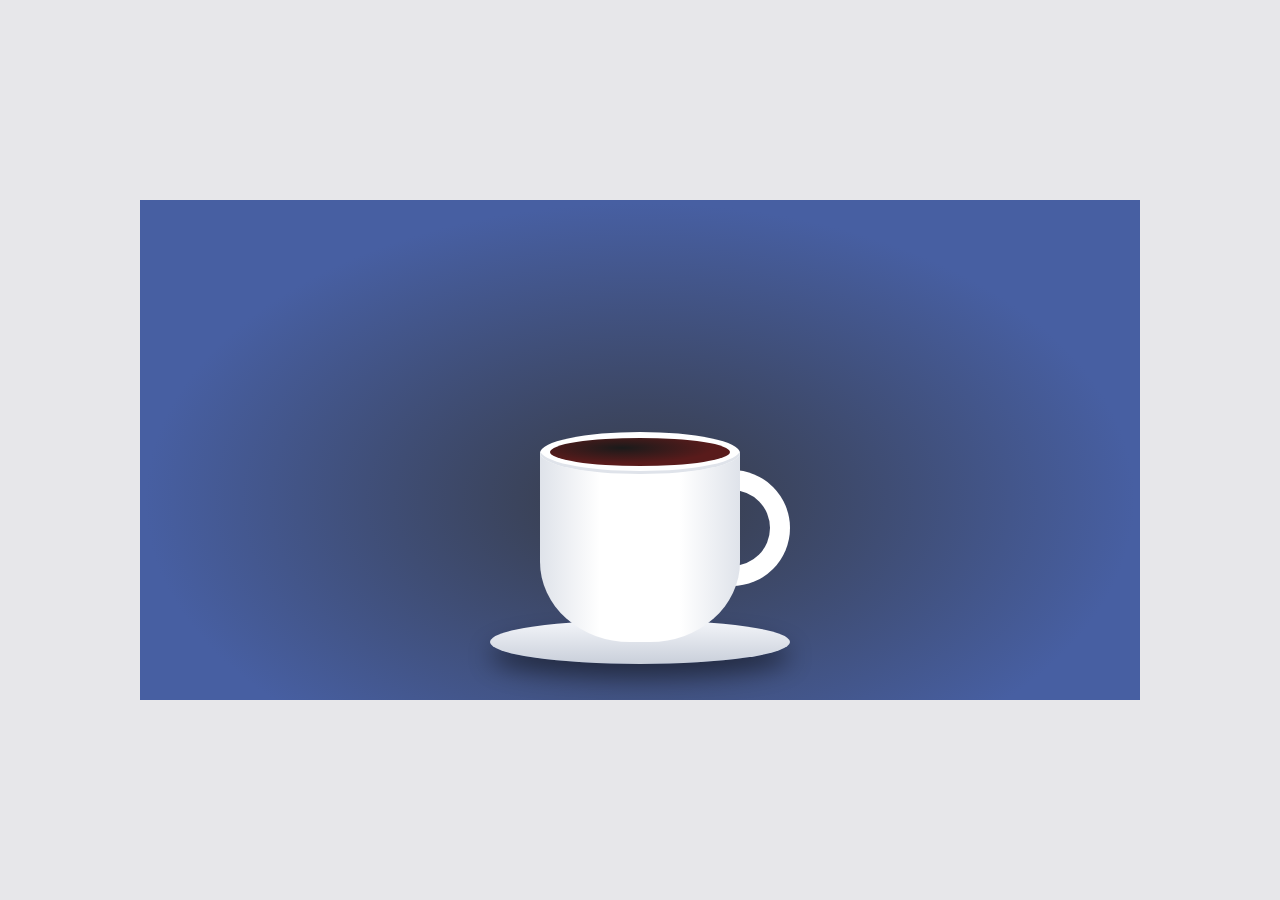
<file: cap/index.html>
<!DOCTYPE html>
<html lang="ru">
<head>
<meta charset="utf-8">
<meta name="viewport" content="width=device-width, initial-scale=1, viewport-fit=cover">
<title>Кружка с кофе</title>
<style>
  :root {
    --bg: #475fa2;
    --floor: #e7e7ea;
    --mug: #ffffff;
    --mug-shade: #dfe3ea;
    --coffee: #591b1b;
    --steam: 255, 255, 255;
    box-sizing: border-box;
    padding-top: env(safe-area-inset-top, 0px);
    padding-bottom: env(safe-area-inset-bottom, 0px);
  }
  html { scroll-padding-top: env(safe-area-inset-top, 0px); }
  body {
    margin: 0;
    background: var(--floor);
    display: flex;
    justify-content: center;
    align-items: center;
    min-height: 100vh;
    overflow-x: auto;
  }

  /* Сцена 1000 x 500 */
  .scene {
    position: relative;
    flex: none;
    width: 1000px;
    height: 500px;
    background: radial-gradient(ellipse at 50% 60%, #373b46 0%, var(--bg) 70%);
    overflow: hidden;
  }

  /* Блюдце */
  .saucer {
    position: absolute;
    left: 350px; top: 420px;
    width: 300px; height: 44px;
    border-radius: 50%;
    background: linear-gradient(#f4f6fa, #c9cfda);
    box-shadow: 0 14px 24px rgba(0,0,0,.45);
  }

  /* Ручка */
  .handle {
    position: absolute;
    left: 578px; top: 270px;
    width: 52px; height: 76px;
    border: 20px solid var(--mug);
    border-left: none;
    border-radius: 0 70px 70px 0;
    box-sizing: content-box;
  }

  /* Корпус */
  .mug {
    position: absolute;
    left: 400px; top: 252px;
    width: 200px; height: 190px;
    background: linear-gradient(90deg, var(--mug-shade) 0%, var(--mug) 30%, var(--mug) 70%, var(--mug-shade) 100%);
    border-radius: 0 0 90px 90px / 0 0 80px 80px;
  }

  /* Ободок и кофе */
  .rim {
    position: absolute;
    left: 400px; top: 232px;
    width: 200px; height: 42px;
    border-radius: 50%;
    background: var(--mug);
    box-shadow: inset 0 -3px 0 var(--mug-shade);
  }
  .coffee {
    position: absolute;
    left: 10px; top: 6px;
    width: 180px; height: 28px;
    border-radius: 50%;
    background: radial-gradient(ellipse at 40% 35%, #1a1a1a 0%, var(--coffee) 60%);
    animation: ripple 3.2s ease-in-out infinite;
  }
  @keyframes ripple {
    0%, 100% { transform: scale(1, 1); }
    50%      { transform: scale(.985, 1.06); }
  }

  /* Пар */
  .steam {
    position: absolute;
    left: 0; top: 0;
    width: 1000px; height: 250px;
    pointer-events: none;
  }
  .wisp {
    position: absolute;
    top: 190px;
    width: 26px; height: 110px;
    border-radius: 50%;
    background: radial-gradient(ellipse at center, rgba(var(--steam), .85) 0%, rgba(var(--steam), 0) 70%);
    filter: blur(9px);
    opacity: 0;
    animation: rise 4.5s ease-in infinite;
  }
  .wisp:nth-child(1) { left: 418px; animation-delay: 0s;   --dx: -30px; }
  .wisp:nth-child(2) { left: 440px; animation-delay: 1.1s; --dx: 26px;  }
  .wisp:nth-child(3) { left: 512px; animation-delay: 2.2s; --dx: -22px; }
  .wisp:nth-child(4) { left: 540px; animation-delay: 3.3s; --dx: 34px;  }
  .wisp:nth-child(5) { left: 496px; animation-delay: 1.8s; --dx: -38px; }

  @keyframes rise {
    0%   { transform: translate(0, 30px) scale(.6, .6);  opacity: 0; }
    20%  { opacity: .8; }
    55%  { transform: translate(calc(var(--dx) * .4), -80px) scale(1.2, 1.4); opacity: .55; }
    100% { transform: translate(var(--dx), -190px) scale(2, 2); opacity: 0; }
  }

  @media (prefers-reduced-motion: reduce) {
    .wisp, .coffee { animation-duration: 12s; }
  }
</style>
</head>
<body>
  <div class="scene" role="img" aria-label="Белая кружка с чёрным кофе, из которой идёт белый пар">
    <div class="saucer"></div>
    <div class="handle"></div>
    <div class="mug"></div>
    <div class="rim"><div class="coffee"></div></div>
    <div class="steam">
      <span class="wisp"></span>
      <span class="wisp"></span>
      <span class="wisp"></span>
      <span class="wisp"></span>
      <span class="wisp"></span>
    </div>
  </div>
</body>
</html>
</file>
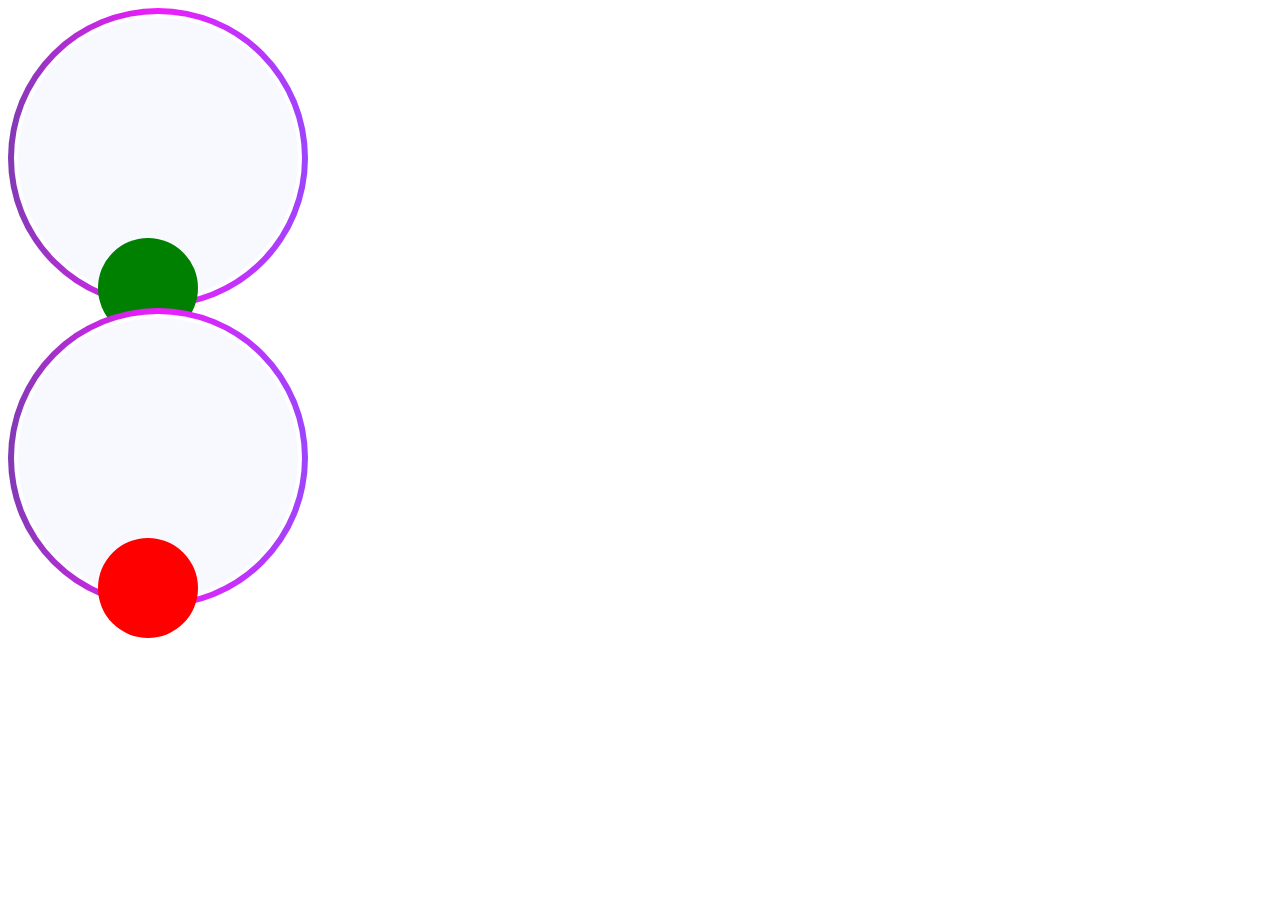
<file: dsjds/index.html>
<!DOCTYPE html>
<html lang="en">
<head>
    <meta charset="UTF-8">
    <meta name="viewport" content="width=device-width, initial-scale=1.0">
    <title>Document</title>
    <link rel="stylesheet" href="style.css">
</head>
<body>
    <div class="card">
        <div class="cardd">
            <div class="carddd"></div>
        </div>
    </div>
        <div class="card">
        <div class="cardd">
            <div class="cardrd"></div>
        </div>
    </div>
</body>
</html>
</file>
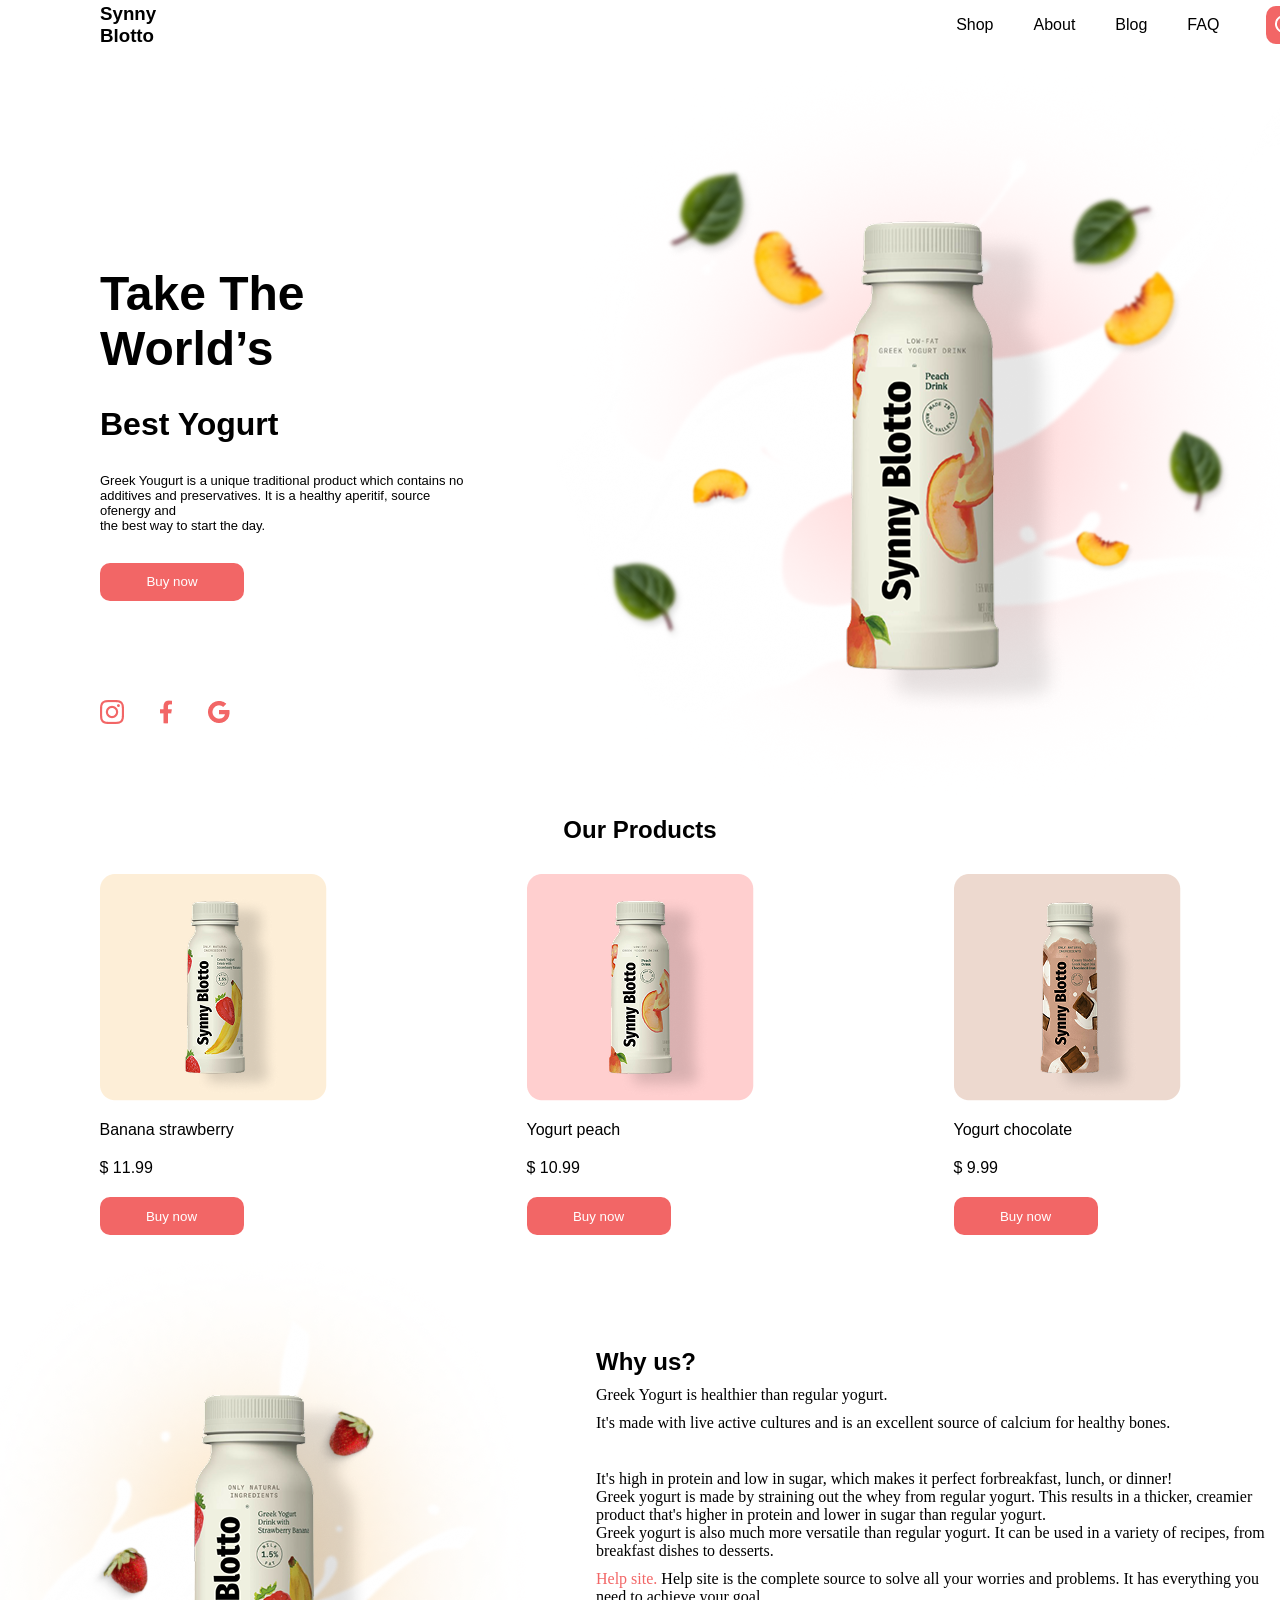
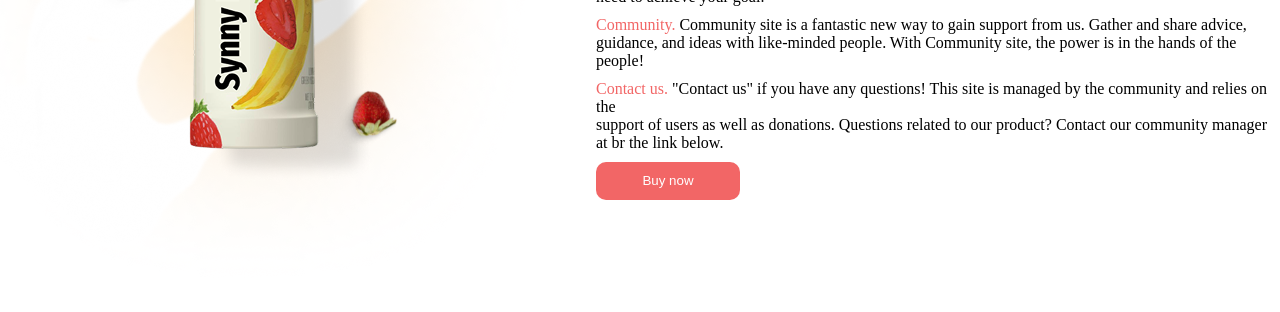
<file: exam/index.html>
<!doctype html>
<html lang="en">
  <head>
    <meta charset="UTF-8" />
    <meta name="viewport" content="width=device-width, initial-scale=1.0" />
    <title>Document</title>
    <link rel="stylesheet" href="style.css" />
  </head>
  <body>
    <nav class="nav">
      <h3 class="h3">Synny Blotto</h3>
      <div class="choos">
        <ul>
          <li>Shop</li>
          <li>About</li>
          <li>Blog</li>
          <li>FAQ</li>
        </ul>
        <div class="search">
          <img src="search.png" alt="" />
        </div>
      </div>
    </nav>
    <div class="left-right">
      <div class="left">
        <h1 class="h1">Take The World’s</h1>
        <h2 class="h2">Best Yogurt</h2>
        <p class="p">
          Greek Yougurt is a unique traditional product which contains no
          <br />
          additives and preservatives. It is a healthy aperitif, source ofenergy
          and
          <br />
          the best way to start the day.
        </p>
        <button class="btn">Buy now</button>
        <img src="socialmedia.png" alt="" class="imgs" />
      </div>
      <div class="right"><img src="Yogurt HEAD.png" alt="" /></div>
    </div>
    <!-- I cant create name of the class pls dont do minuse :( 🙁 -->
    <div class="buy">
      <h2 class="Product">Our Products</h2>
      <div class="cards">
        <div class="card">
          <img src="banana str prod.png" alt="" />
          <p>Banana strawberry</p>
          <p>$ 11.99</p>
          <button class="btn">Buy now</button>
        </div>
        <div class="card">
          <img src="yogurt prod.png" alt="" />
          <p>Yogurt peach</p>
          <p>$ 10.99</p>
          <button class="btn">Buy now</button>
        </div>
        <div class="card">
          <img src="chocolate prod.png" alt="" />
          <p>Yogurt chocolate</p>
          <p>$ 9.99</p>
          <button class="btn">Buy now</button>
        </div>
      </div>
    </div>
    <div class="left-right2">
      <div class="left2">
        <img src="Cherry yogurt.png" alt="" />
      </div>
      <div class="right2">
        <h2 class="Product">Why us?</h2>
        <p>Greek Yogurt is healthier than regular yogurt.</p>
        <p>
          It's made with live active cultures and is an excellent source of
          calcium for healthy bones.
        </p>
        <br />
        <p>
          It's high in protein and low in sugar, which makes it perfect
          forbreakfast, lunch, or dinner!
          <br />
          Greek yogurt is made by straining out the whey from regular yogurt.
          This results in a thicker, creamier
          <br />
          product that's higher in protein and lower in sugar than regular
          yogurt.
          <br />
          Greek yogurt is also much more versatile than regular yogurt. It can
          be used in a variety of recipes, from
          <br />
          breakfast dishes to desserts.
        </p>

        <p>
          <span>Help site.</span> Help site is the complete source to solve all
          your worries and problems. It has everything you need to achieve your
          goal.
        </p>

        <p>
          <span>Community.</span> Community site is a fantastic new way to gain support from us. Gather and share advice,
          <br>
           guidance, and ideas with like-minded people. With Community site, the power is in the hands of the people!
        </p>

        <p><span>Contact us.</span> "Contact us" if you have any questions! This site is managed by the community and relies on the
            <br>
             support of users as well as donations. Questions related to our product? Contact our community manager at 
             br
             the link below.</p>

            <button class="btn"> 
                Buy now
            </button>

      </div>
    </div>
  </body>
</html>
</file>
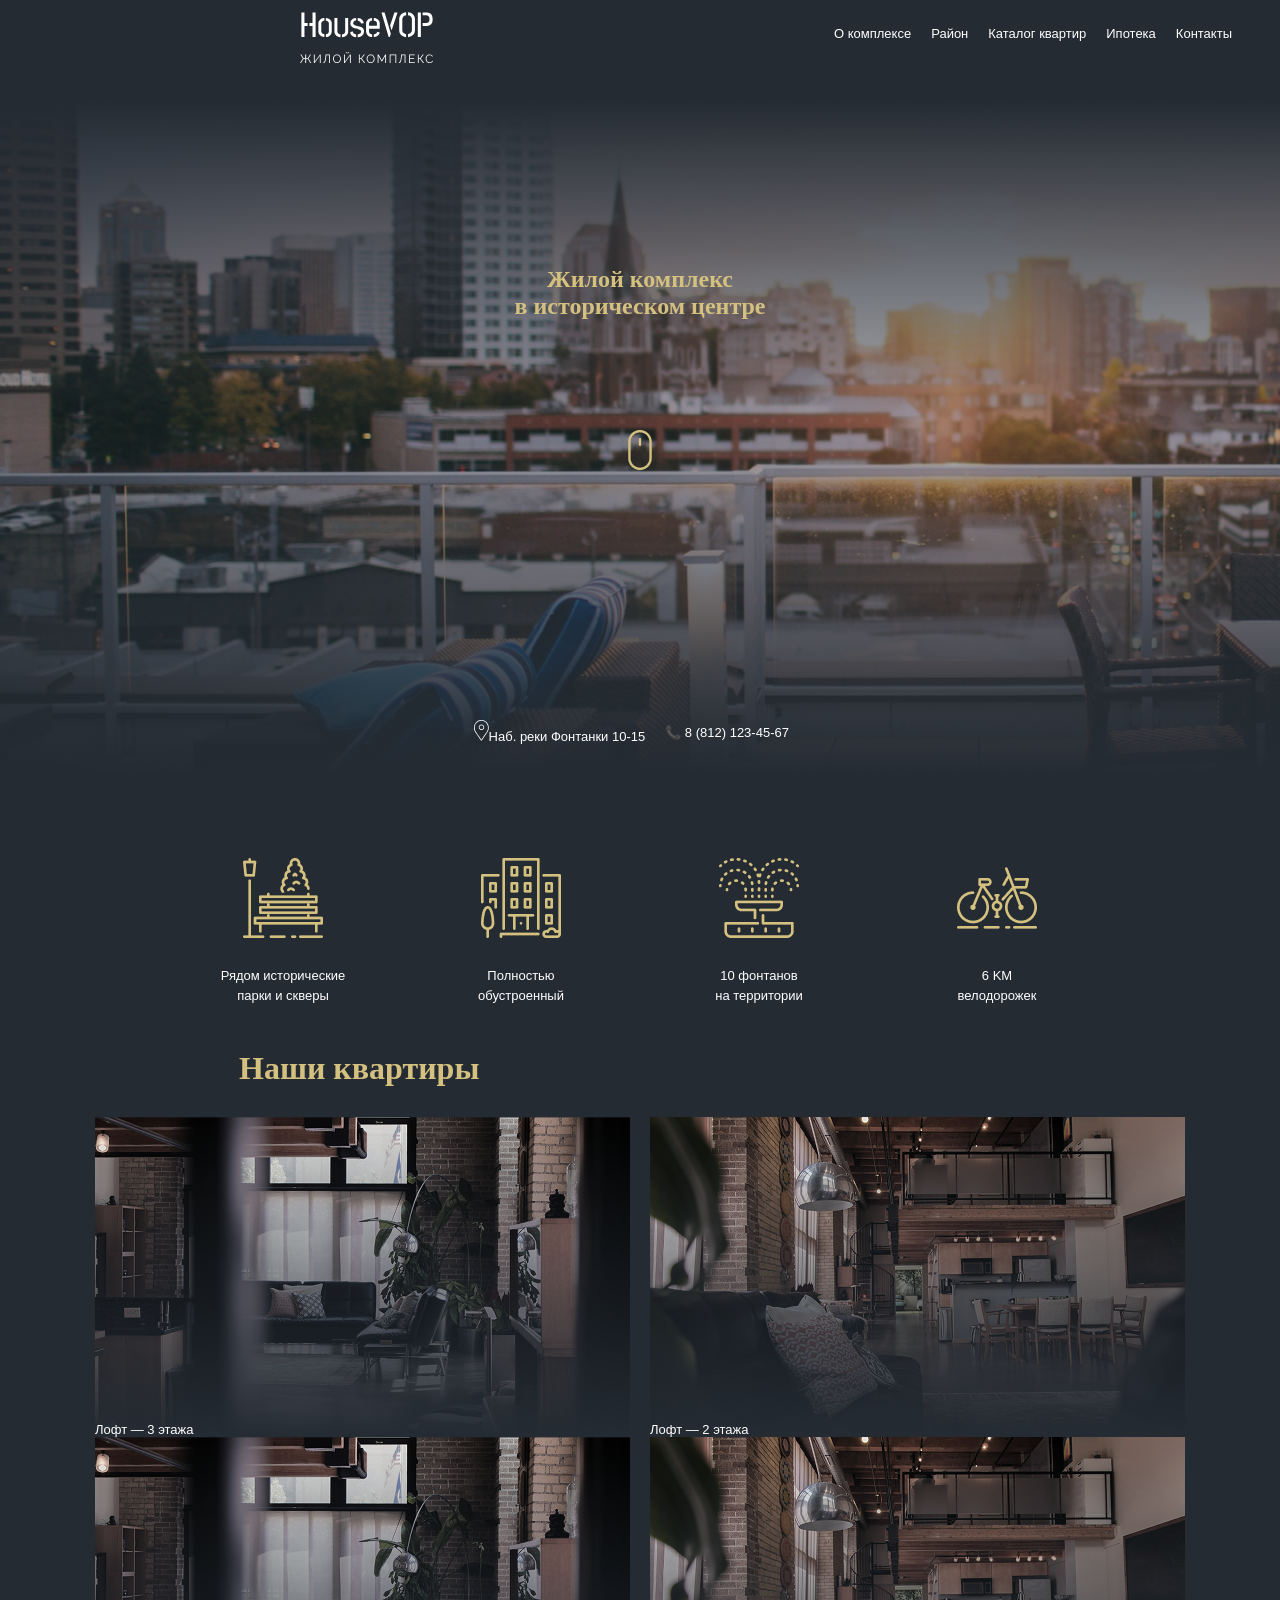
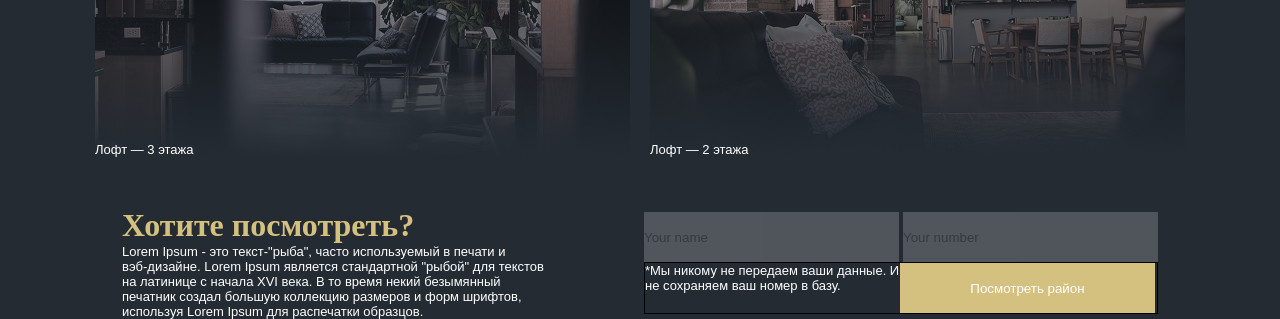
<file: house.vop/index.html>
<!doctype html>
<html lang="en">
  <head>
    <meta charset="UTF-8" />
    <meta name="viewport" content="width=device-width, initial-scale=1.0" />
    <title>House vop</title>
    <link rel="stylesheet" href="style.css" />
  </head>
  <body>
    <section class="section1">
      <nav>
        <img src="first-screen__logo.svg" alt="" class="logo" />
        <ul>
          <li>О комплексе</li>
          <li>Район</li>
          <li>Каталог квартир</li>
          <li>Ипотека</li>
          <li>Контакты</li>
        </ul>
      </nav>
      <div class="center">
        <div class="fd">
          <h1 class="комплекс">Жилой комплекс</h1>
          <h1 class="комплекс">в историческом центре</h1>
        </div>
        <img src="mouse.png" alt="" />
      </div>
      <div class="bottom">
        <p><img src="location.png" alt="" />Наб. реки Фонтанки 10-15</p>
        <p>📞 8 (812) 123-45-67</p>
      </div>
    </section>
    <section class="section2">
      <div class="place">
        <img src="Group.png" alt="" />
        <div class="gh">
          <p>Рядом исторические</p>
          <p>парки и скверы</p>
        </div>
      </div>
      <div class="place">
        <img src="house.png" alt="" />
        <div class="gh">
          <p>Полностью</p>
          <p>обустроенный</p>
        </div>
      </div>
      <div class="place">
        <img src="fountain.png" alt="" />
        <div class="gh">
          <p>10 фонтанов</p>
          <p>на территории</p>
        </div>
      </div>
      <div class="place">
        <img src="bicycle.png" alt="" />
        <div class="gh">
          <p>6 KM</p>
          <p>велодорожек</p>
        </div>
      </div>
    </section>
    <div class="ghh">
      <h1 class="комплекс">Наши квартиры</h1>
    </div>
    <section class="section3">
      <div class="div1">
        <div class="sa"><p>Лофт — 3 этажа</p></div>
        <div class="sa"><p>Лофт — 3 этажа</p></div>
      </div>
      <div class="div2">
        <div class="su"><p>Лофт — 2 этажа</p></div>
        <div class="su"><p>Лофт — 2 этажа</p></div>
      </div>
    </section>
    <div class="section4">
      <div class="leftt">
        <h1 class="комплекс">Хотите посмотреть?</h1>
        <p>
          Lorem Ipsum - это текст-"рыба", часто используемый в печати и
          <br />
          вэб-дизайне. Lorem Ipsum является стандартной "рыбой" для текстов
          <br />
          на латинице с начала XVI века. В то время некий безымянный
          <br />
          печатник создал большую коллекцию размеров и форм шрифтов,
          <br />
          используя Lorem Ipsum для распечатки образцов.
        </p>
      </div>
      <div class="rightt">
        <div class="inputs">
          <input class="name" type="text" placeholder="Your name" />
          <input class="number" type="number" placeholder="Your number" />
        </div>
        <div class="bnts">
          <p class="grr">
            *Мы никому не передаем ваши данные. 
            И не сохраняем ваш номер в базу.
          </p>
          <button class="btn">Посмотреть район</button>
        </div>
      </div>
    </div>
  </body>
</html>
</file>
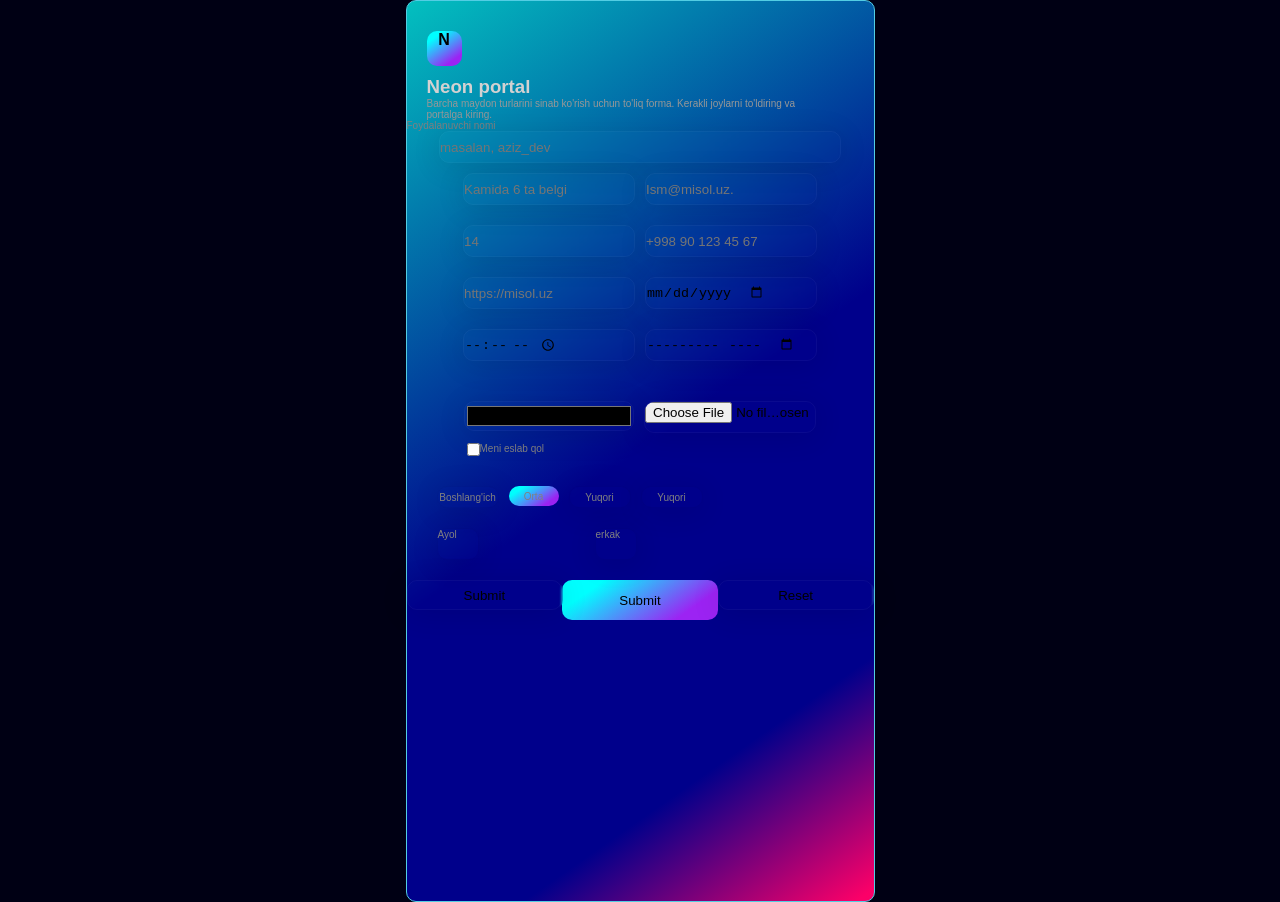
<file: inputs/index.html>
<!doctype html>
<html lang="en">
  <head>
    <meta charset="UTF-8" />
    <meta name="viewport" content="width=device-width, initial-scale=1.0" />
    <title>Document</title>
    <link rel="stylesheet" href="style.css" />
  </head>
  <body>
    <div class="🫪">
      <div class="homepage">
        <div class="home"><h4>N</h4></div>
      </div>
      <h3>Neon portal</h3>
      <p class="g">
        Barcha maydon turlarini sinab ko'rish uchun to'liq forma. Kerakli
        joylarni to'ldiring va
        <br />
        portalga kiring.
      </p>
      <div class="inpu">
        <p>Foydalanuvchi nomi</p>
        <input type="text" class="big" placeholder="masalan, aziz_dev" />
        <div class="inputs">
          <!-- <p>Parol</p> -->
          <input type="password" class="ok" placeholder="Kamida 6 ta belgi" />
          <!-- <p>email</p> -->
          <input type="email" class="ok" placeholder="Ism@misol.uz." />
        </div>
        <div class="inputs">
          <!-- <p>yosh</p> -->
          <input type="text" class="ok" placeholder="14" />
          <!-- <p>telefon</p> -->
          <input type="tel" class="ok" placeholder="+998 90 123 45 67" />
        </div>
        <div class="inputs">
          <!-- <p>web sayt</p> -->
          <input type="url" class="ok" placeholder="https://misol.uz" />
          <!-- <p>tugilgan sana</p> -->
          <input type="date" class="ok" />
        </div>
        <div class="inputs">
          <!-- <p>qulay vaqt</p> -->
          <input type="time" class="ok" />
          <!-- <p>tugulgan oy</p> -->
          <input type="month" class="ok" />
        </div>
        <div class="inputs">
          <!-- <p>Sevimli rang</p> -->
         
          <!-- <p>Profil rasimi</p> -->
          
        </div>
        <div class="inputs">
             <input type="color" class="ok" />
        <input type="file" class="ok" />
          </div>
      </div>
      <div class="f">
       <input type="checkbox" class="s" />
       <p>Meni eslab qol</p>
       </div>
       <div class="mega">
        <div class="a"><p>Boshlang'ich</p></div>
        <div class="b"><p>Orta</p></div>
        <div class="a"><p>Yuqori</p></div>
        <div class="a"><p>Yuqori</p></div>
       </div>
       <div class="small">
        <div class="t"><P>Ayol </P></div>
        <div class="t"><p>erkak</p></div>
       </div>
       <div>
        <div class="sas">
        <input type="submit"  name="Jonatish" class="ok">
        <input type="submit" placeholder="Send" class="qw">
         <input type="reset" placeholder="Qaytarish" class="ok">
         </div>
       </div>
    </div>
  </body>
</html>
</file>
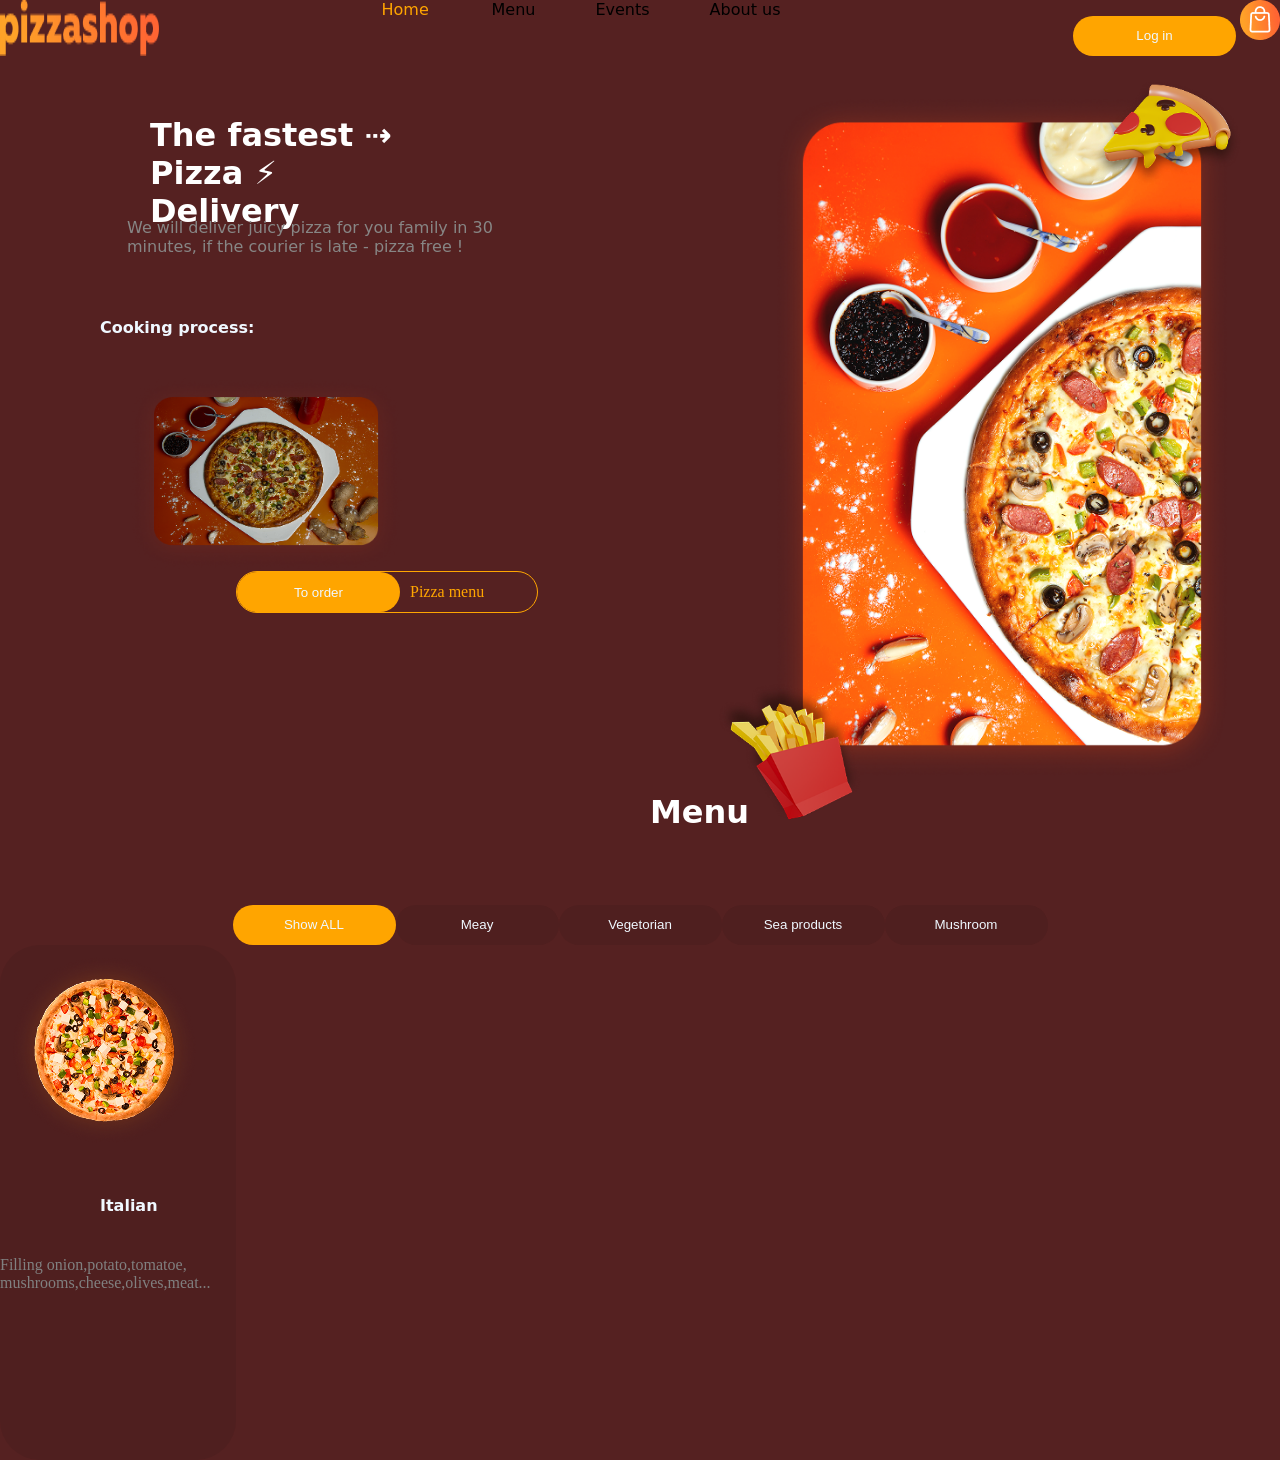
<file: Iwantpizza/index.html>
<!doctype html>
<html lang="en">
  <head>
    <meta charset="UTF-8" />
    <meta name="viewport" content="width=device-width, initial-scale=1.0" />
    <title>am nyam nyam</title>
    <link rel="stylesheet" href="style.css" />
  </head>
  <body>
    <div class="homepage">
      <img src="pizzashop.png" alt="" />
      <ul>
        <li class="home">Home</li>
        <li>Menu</li>
        <li>Events</li>
        <li>About us</li>
      </ul>
      <div>
        <button class="btn">Log in</button>
        <img src="Group 4.png" alt="" class="h" />
      </div>
    </div>
    <div class="left-right">
      <div class="left">
        <h1><b>The fastest ⇢ Pizza ⚡️ Delivery</b></h1>
        <p class="pa">
          We will deliver juicy pizza for you family in 30 minutes, if the
          courier is late - pizza free !
        </p>
        <p class="pa2">Cooking process:</p>
        <img class="i" src="shourav-sheikh-a66sGfOnnqQ-unsplash 1.png" alt="" />
        <div class="wow">
          <button class="btn">To order</button>
          <p class="menuu">Pizza menu</p>
        </div>
      </div>
      <div class="right">
        <img class="g" src="shourav-sheikh-xLfqx4Psf94-unsplash 1.png" alt="" />
        <img class="g2" src="pizza 1.png" alt="" />
        <img class="g3" src="fries 1.png" alt="" />
      </div>
    </div>
    <div class="MENU">
      <h1 class="gg"><b>Menu</b></h1>
      <div class="btns">
        <button class="btnn1">Show ALL</button>
        <button class="btnn">Meay</button>
        <button class="btnn">Vegetorian</button>
        <button class="btnn">Sea products</button>
        <button class="btnn">Mushroom</button>
      </div>
      <div class="orders">
        <div class="order">
          <img src="1617249653_40-p-pitstsa-na-belom-fone-krasivo-51 1.png"alt=""/>
            <p class="pa2">Italian</p>
            <p class="recepie">Filling onion,potato,tomatoe,
                <br>mushrooms,cheese,olives,meat...</p>
                
        </div>
      </div>
    </div>
  </body>
</html>
</file>
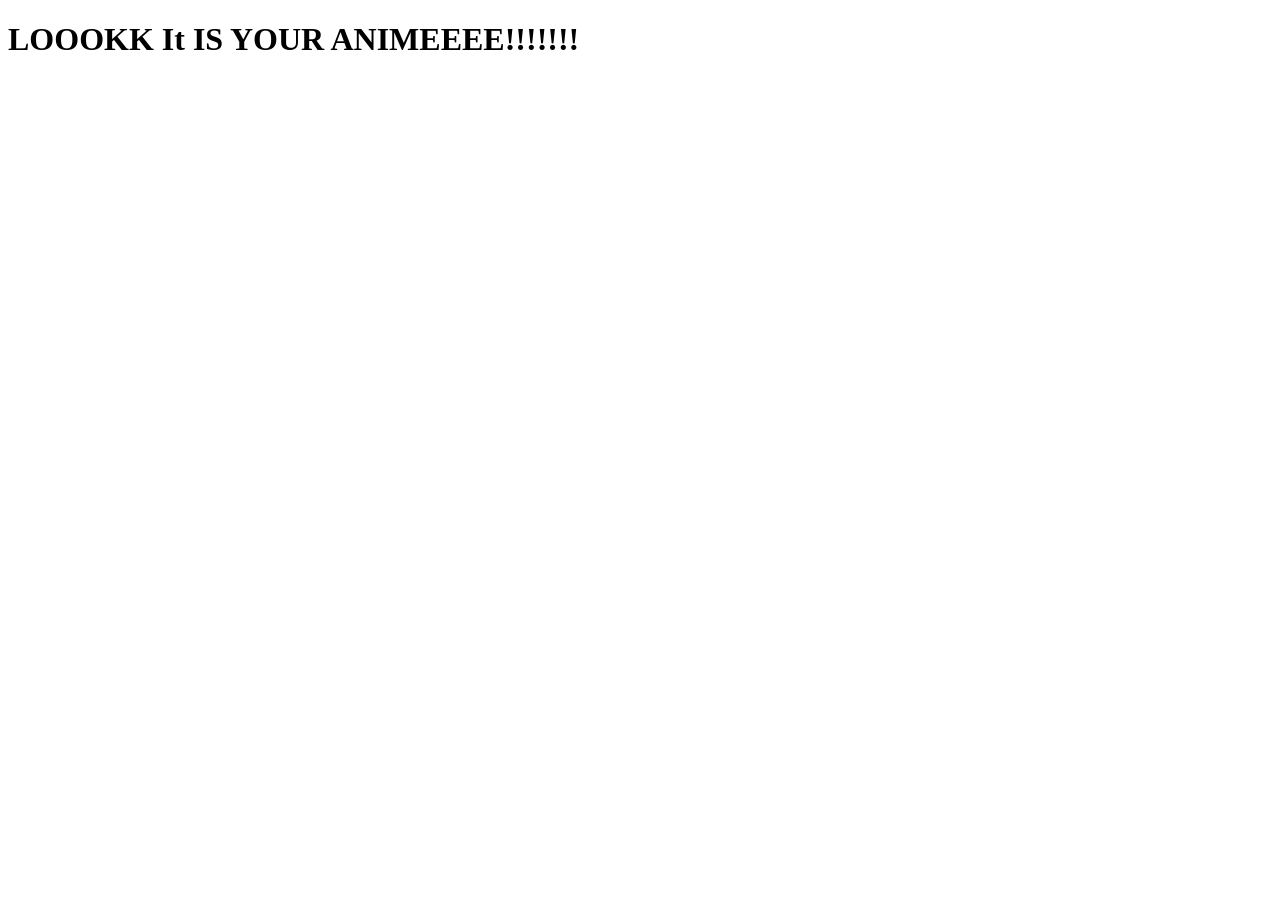
<file: littlesisters.code/index.html>
<!DOCTYPE html>
<html lang="en">
<head>
    <meta charset="UTF-8">
    <meta name="viewport" content="width=device-width, initial-scale=1.0">
    <title>Document</title>
</head>
<body>
    <h1>LOOOKK It IS YOUR ANIMEEEE!!!!!!!</h1>
</body>
</html>
</file>
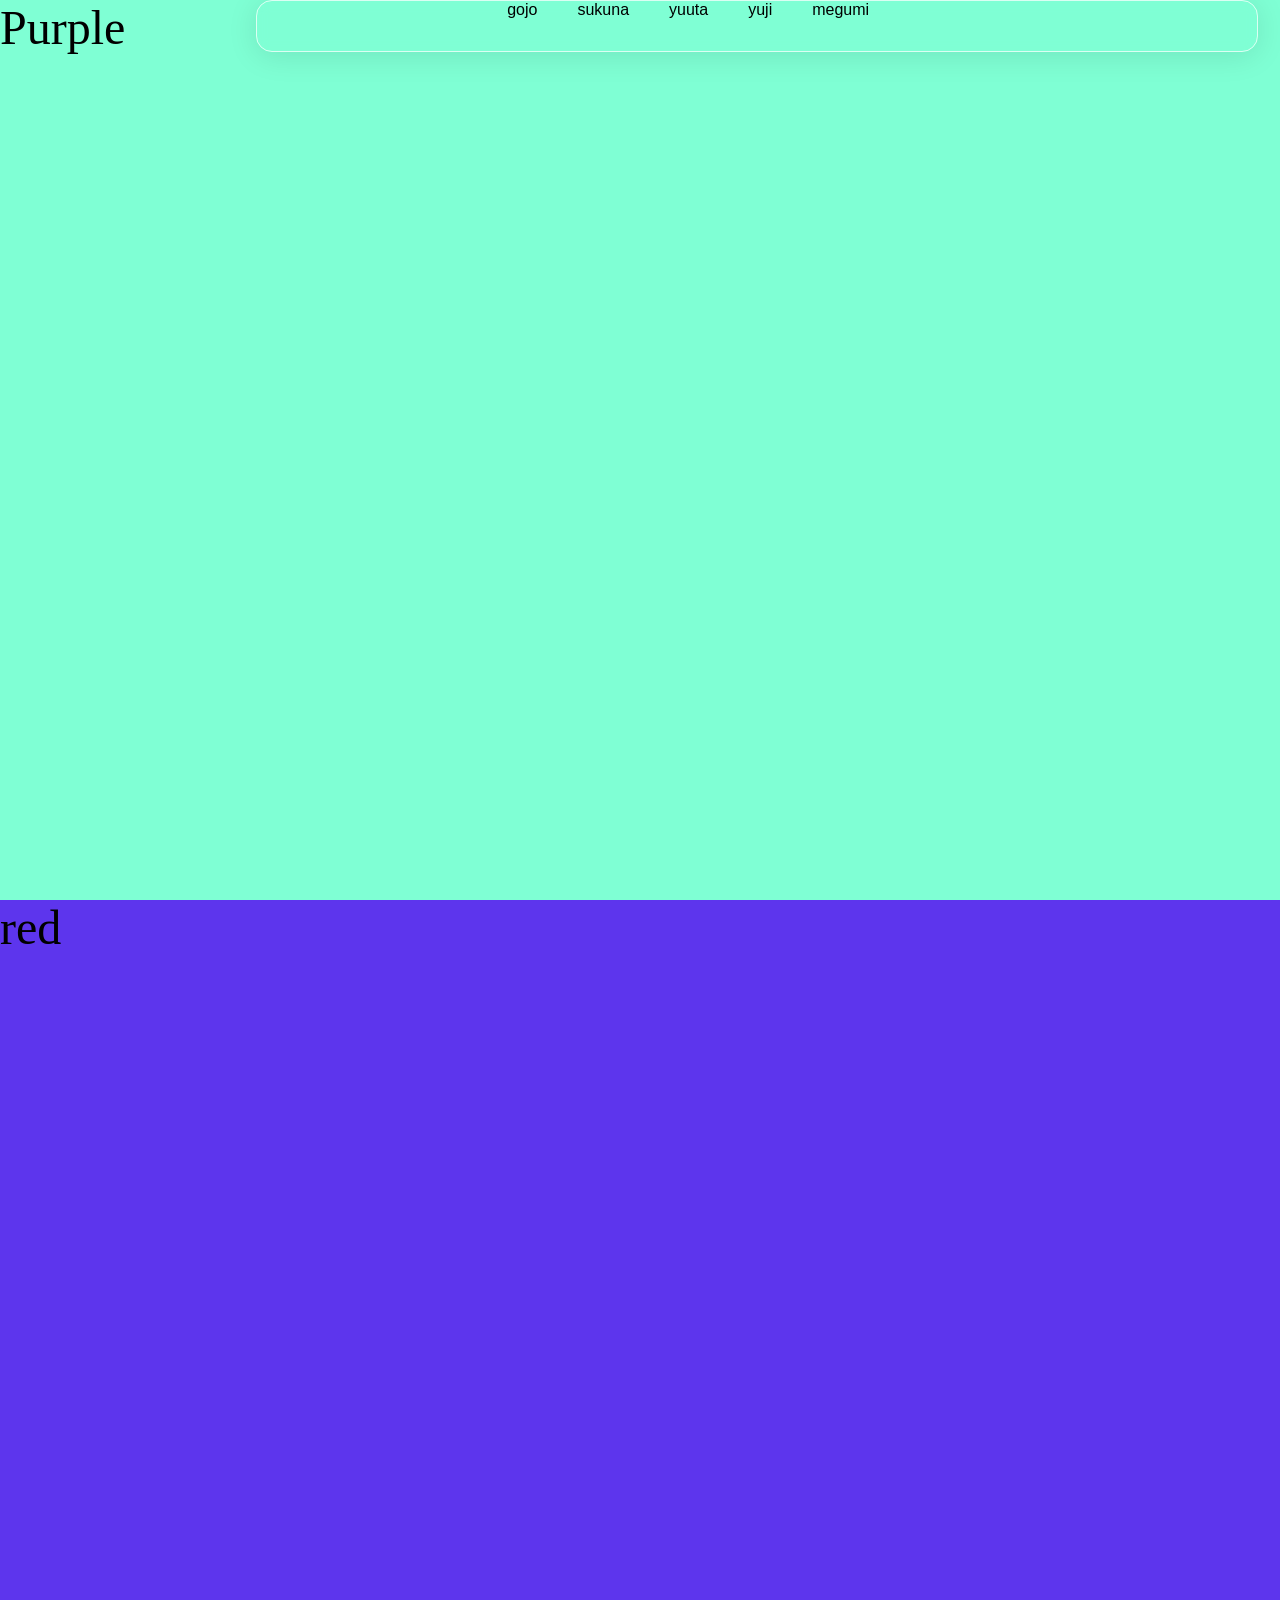
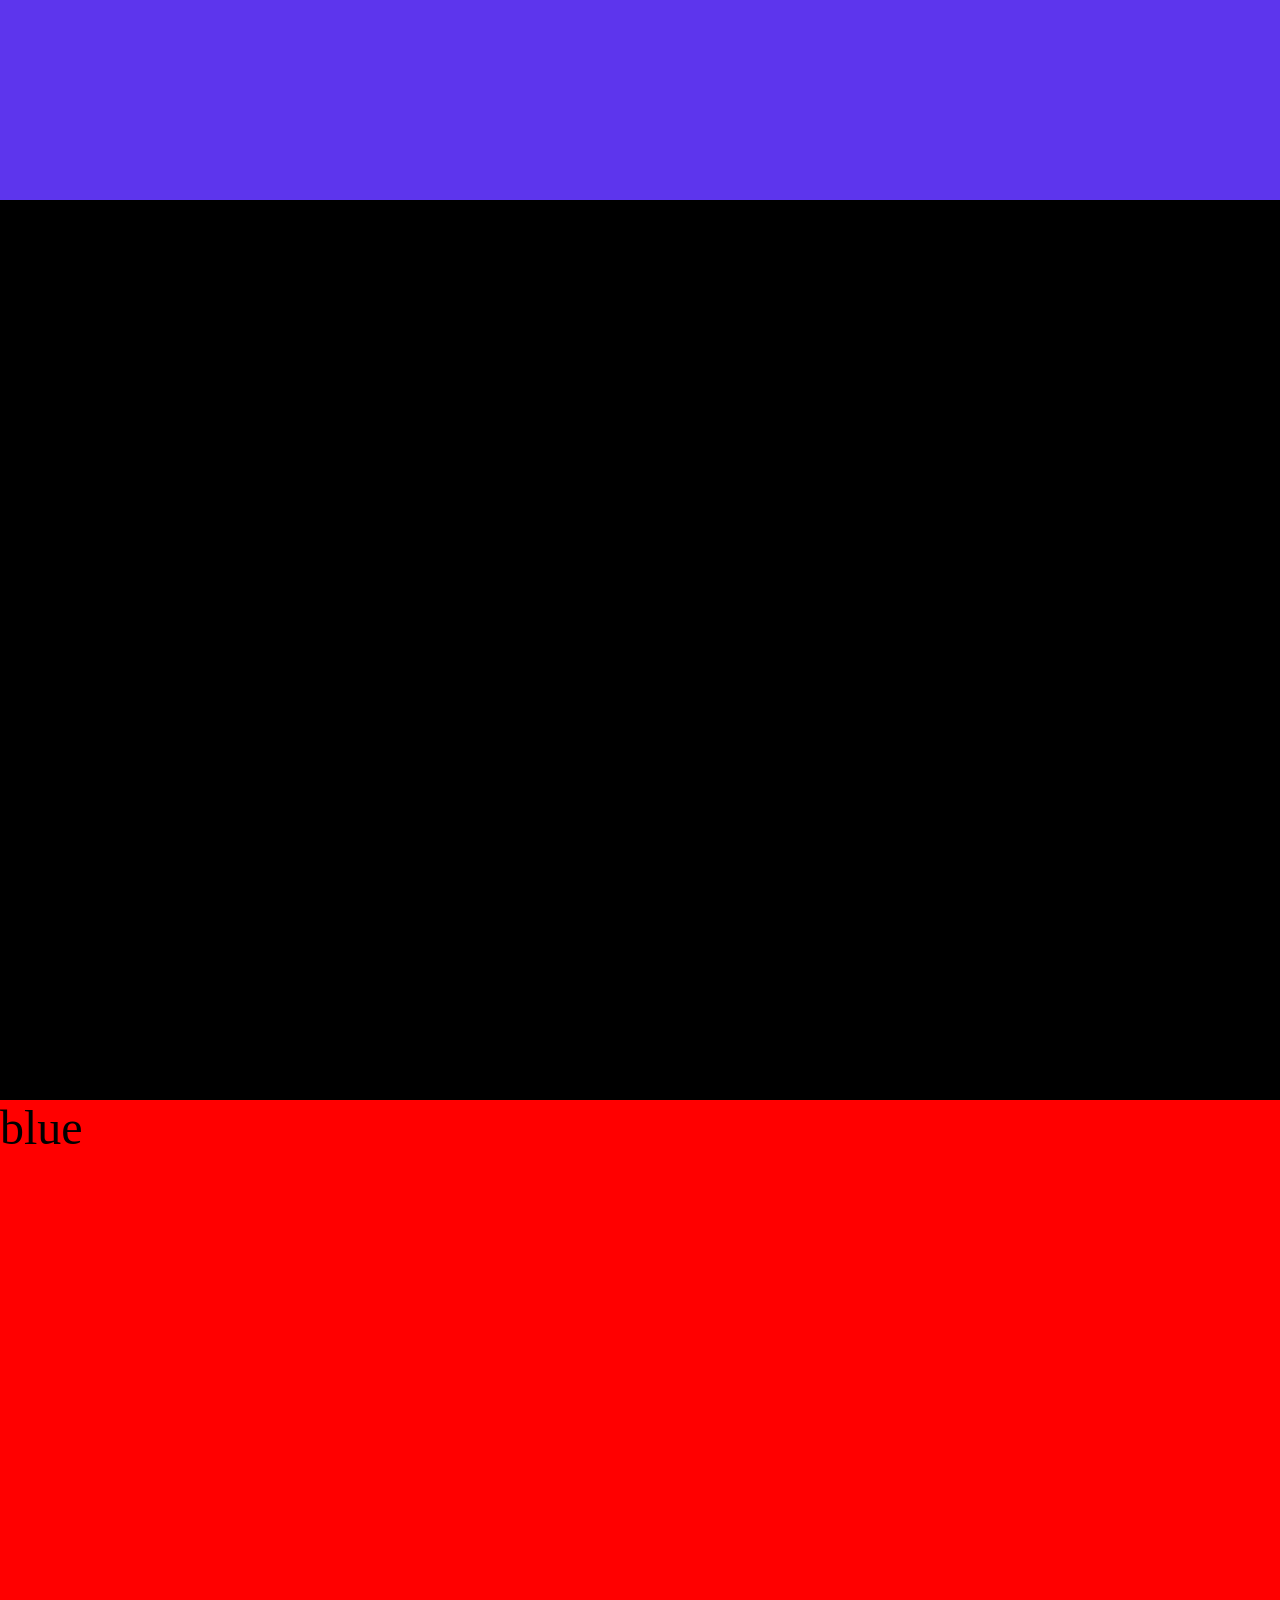
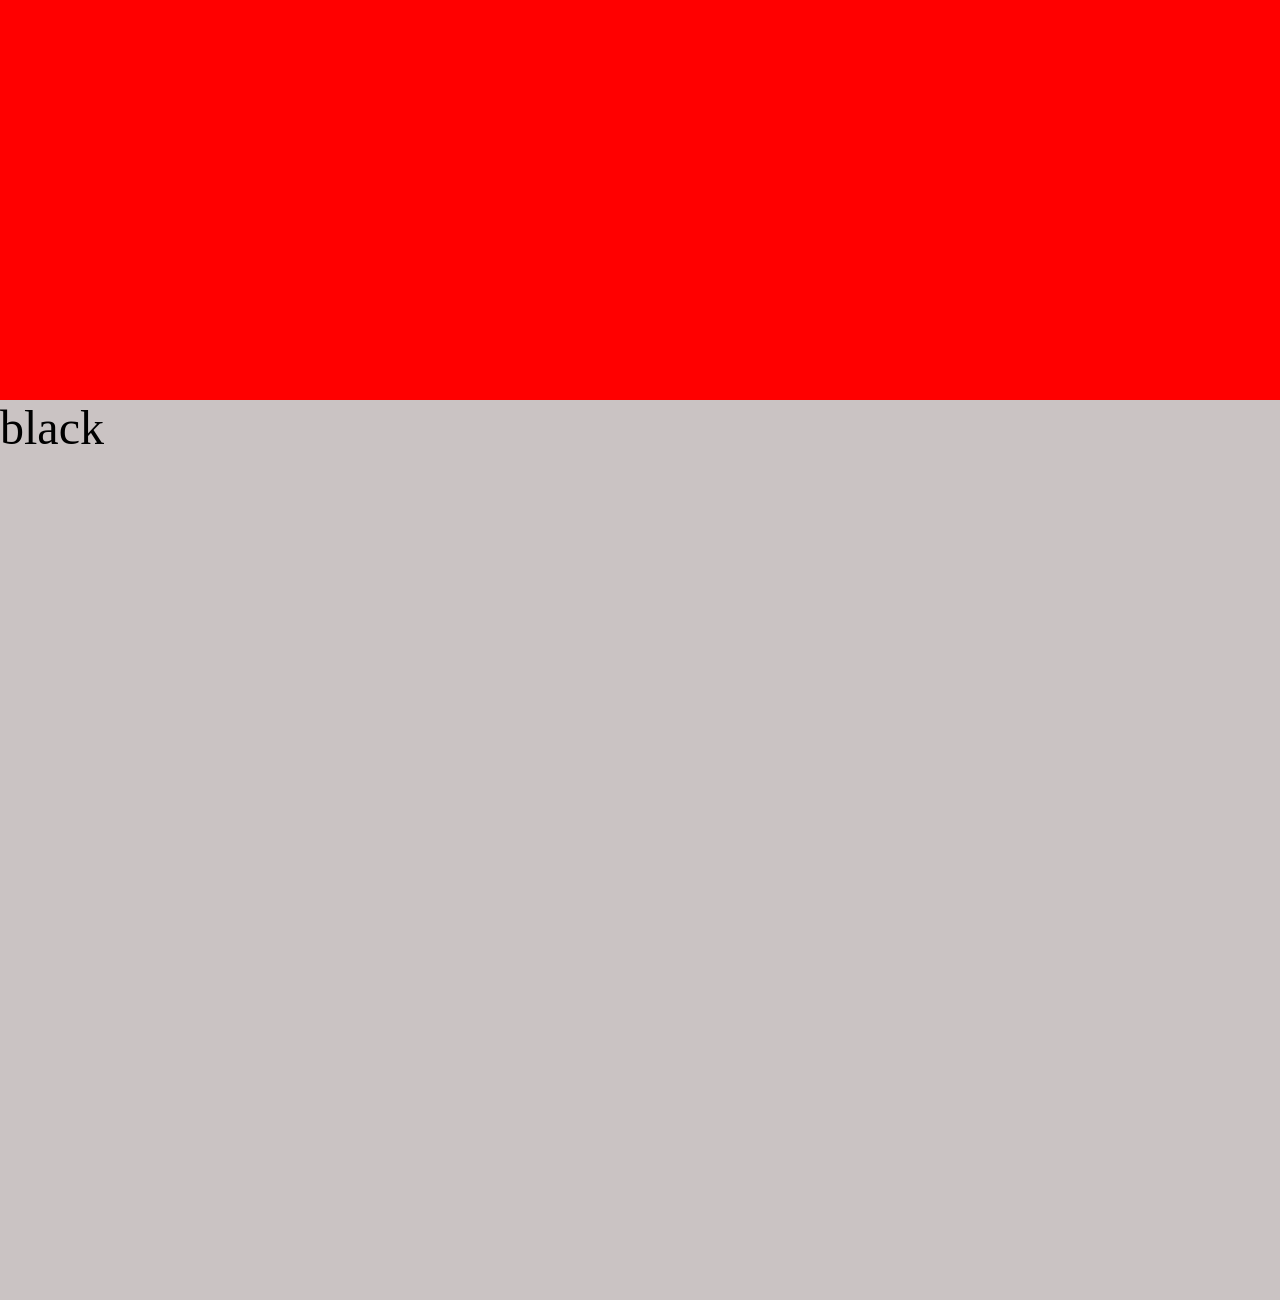
<file: news/index.html>
<!doctype html>
<html lang="en">
  <head>
    <meta charset="UTF-8" />
    <meta name="viewport" content="width=device-width, initial-scale=1.0" />
    <title>fuuga</title>
    <link rel="stylesheet" href="style.css">
  </head>
  <body>
    <nav class="navbar">
      <ul>
        <li class="item"><a href="#section1">gojo</a>
        <ul class="droplist">
            <li class="droplistitem">red</li>
            <li class="droplistitem">blue</li>
            <li class="droplistitem">purple</li>
        </ul>
        </li>
        <li class="item2"><a href="#section2">sukuna</a>
        <ul class="droplist">
            <li class="droplistitem">kai</li>
            <li class="droplistitem">fuuga</li>
            <li class="droplistitem">hahah</li>
        </ul></li>
        <li class="item3"><a href="#section3">yuuta</a>
         <ul class="droplist">
            <li class="droplistitem">rika</li>
            <li class="droplistitem">sworld</li>
            <li class="droplistitem">yuutaaa</li>
        </ul></li>
        <li class="item4"><a href="#section4">yuji</a>
        <ul class="droplist">
            <li class="droplistitem">punch</li>
            <li class="droplistitem">mahito</li>
            <li class="droplistitem">😭</li>
        </ul></li>
        <li class="item5"><a href="#section5">megumi</a>
        <ul class="droplist">
            <li class="droplistitem">wolf</li>
            <li class="droplistitem">bird</li>
            <li class="droplistitem">frog</li>
        </ul></li>
      </ul>


    </nav>
        <section class="news1" id="section1" >Purple</section>
      <section class="news2" id="section2" >red</section>
      <section class="news3" id="section3" >white</section>
      <section class="news4" id="section4" >blue</section>
      <section class="news5" id="section5" >black</section>
  </body>
</html>
</file>
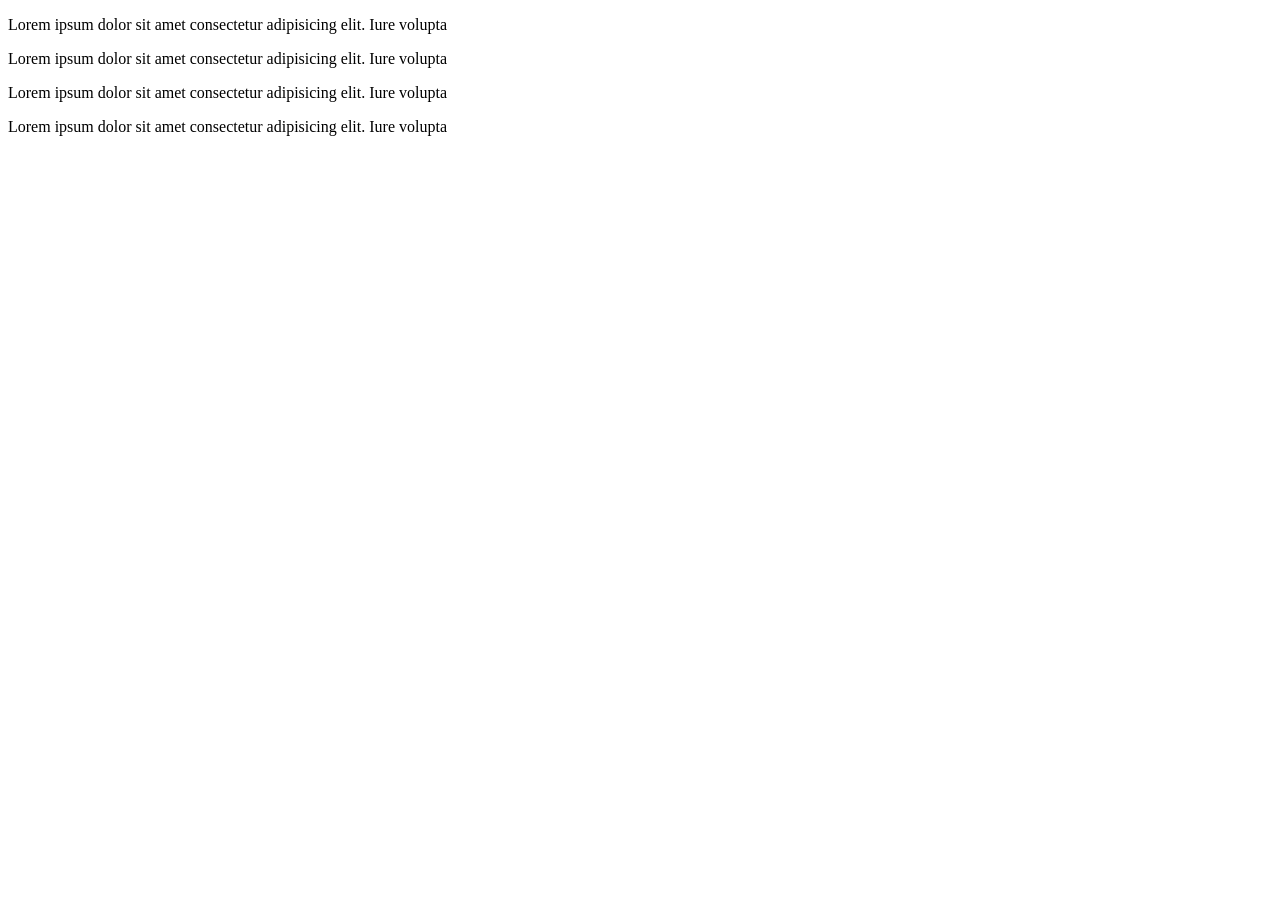
<file: ntschild.code/index.html>
<!DOCTYPE html>
<html lang="en">
<head>
    <meta charset="UTF-8">
    <meta name="viewport" content="width=device-width, initial-scale=1.0">
    <title>Document</title>
</head>
<body>
    <P class="card">Lorem ipsum dolor sit amet consectetur adipisicing elit. Iure volupta</P>
    <P class="card2">Lorem ipsum dolor sit amet consectetur adipisicing elit. Iure volupta</P>
    <P class="card3">Lorem ipsum dolor sit amet consectetur adipisicing elit. Iure volupta</P>
    <P class="card4">Lorem ipsum dolor sit amet consectetur adipisicing elit. Iure volupta</P>
</body>
</html>
</file>
<file: dsjds/style.css>
.card {
  width: 300px;
  position: relative;
  height: 300px;
  border-radius: 50%;
  display: flex;
  justify-content: center;
  align-items: center;
  background: #833ab4;
  background: linear-gradient(
    90deg,
    rgba(131, 58, 180, 1) 0%,
    rgba(238, 29, 253, 1) 50%,
    rgba(157, 69, 252, 1) 100%
  );
}
.cardd {
  width: 280px;
  height: 280px;
  border-radius: 50%;
  border: 4px solid white;
  background-color: ghostwhite;
}
.carddd{
    width: 100px;
    height: 100px;
    border-radius: 50%;
    background-color: green;
    bottom: -30px;
    left: 90px;
    position: absolute;
}
.cardrd{
    width: 100px;
    height: 100px;
    border-radius: 50%;
    background-color: rgb(255, 0, 0);
    bottom: -30px;
    left: 90px;
    position: absolute;
}
</file>
<file: exam/style.css>
* {
  margin: 0px;
  padding: 0px;
}
.nav {
  display: flex;
  width: 100%;
  height: 50px;
  align-items: center;
  gap: 800px;
}
ul {
  text-decoration: none;
  list-style: none;
  display: flex;
  gap: 40px;
  font-family: sans-serif;
  align-items: center;
  width: 10px;
   font-family: 'Trebuchet MS', 'Lucida Sans Unicode', 'Lucida Grande', 'Lucida Sans', Arial, sans-serif;
}
li {
  display: flex;
}
.search {
  display: flex;
  align-items: center;
  justify-content: center;
  width: 38px;
  height: 38px;
  background: #f26666;
  border-radius: 10px;
}
.choos{
    display: flex;
    width: auto;
    gap: 300px;
}
.h3{
    font-family: 'Trebuchet MS', 'Lucida Sans Unicode', 'Lucida Grande', 'Lucida Sans', Arial, sans-serif;
    margin-left: 100px;
}
.left-right{
    display: flex;
    align-items: center;
}
.h1{
    font-family:'Trebuchet MS', 'Lucida Sans Unicode', 'Lucida Grande', 'Lucida Sans', Arial, sans-serif;
    font-size: xxx-large;
}
.h2{
font-family:'Trebuchet MS', 'Lucida Sans Unicode', 'Lucida Grande', 'Lucida Sans', Arial, sans-serif;
font-size: xx-large;
}
.p{
    font-family: 'Lucida Sans', 'Lucida Sans Regular', 'Lucida Grande', 'Lucida Sans Unicode', Geneva, Verdana, sans-serif;
    font-size: small;
}
.btn{
    width: 144px;
  height: 38px;
  border: 0px;
  background: #f26666;
  border-radius: 10px;
  color: white;
}
.imgs{
    position: absolute;
    left: 100px;
    top: 700px;
}
.left{
    display: flex;
    flex-direction: column;
    gap: 30px;
    margin-left: 100px;
}
.Product{
    font-family: 'Lucida Sans', 'Lucida Sans Regular', 'Lucida Grande', 'Lucida Sans Unicode', Geneva, Verdana, sans-serif;
}
.buy{
    display: flex;
    flex-direction: column;
    align-items: center;
    gap: 30px;
}
.cards{
    display: flex;
    gap: 200px;
}
.card{
    display: flex;
    flex-direction: column;
    gap: 20px;
    font-family:'Trebuchet MS', 'Lucida Sans Unicode', 'Lucida Grande', 'Lucida Sans', Arial, sans-serif; 
}
.left-right2{
    display: flex;
    align-items: center;
    gap: 50px;
}
span{
    color: #F26666;
}
.right2{
    display: flex;
    flex-direction: column;
    gap: 10px;
}
</file>
<file: house.vop/style.css>
* {
  margin: 0px;
  padding: 0px;
}
body {
  background-color: #242b33;
}
nav {
  display: flex;
  gap: 400px;
  width: 100%;
  align-items: center;
}
.logo {
  margin-left: 300px;
}
ul {
  list-style: none;
  text-decoration: none;
  font-family: sans-serif;
  font-size: small;
  color: rgb(255, 255, 255);
  display: flex;
  gap: 20px;
}

.section1 {
  flex-basis: 100%;
  height: 840px;
  background: url(Rectangle.png);
}
.комплекс {
  color: #d4c17f;
}

.center {
  display: flex;
  flex-direction: column;
  align-items: center;
  justify-content: center;
  gap: 110px;
  margin-top: 200px;
}
.fd {
  display: flex;
  flex-direction: column;
  align-items: center;
}
p {
  color: white;
  font-family: sans-serif;
  font-size: small;
}
.bottom {
  display: flex;
  gap: 20px;
  align-items: center;
  text-align: center;
  margin-top: 250px;
  margin-left: 37%;
}
.place {
  display: flex;
  width: 198px;
  height: 180px;
  flex-direction: column;
  align-items: center;
  justify-content: center;
  gap: 30px;
}
.gh {
  display: flex;
  flex-direction: column;
  justify-content: center;
  align-items: center;
  gap: 5px;
}
.section2 {
  display: flex;
  gap: 40px;
  justify-content: center;
}
.sa {
  background: url(Rectangle\ \(1\).png);
  width: 535px;
  height: 320px;
  display: flex;
  align-items: end;
}
.su {
  background: url(loft.png);
  width: 535px;
  height: 320px;
  display: flex;
  flex-direction: column;
  justify-content: end;
}
.section3 {
  display: flex;
  gap: 20px;
  justify-content: center;
}
.ghh {
  margin-left: 209px;
  padding: 30px;
}
.section4 {
  display: flex;
  gap: 100px;
  align-items: center;
  justify-content: center;
  margin-top: 50px;
}
.name {
  border: 0px;
  width: 255px;
  height: 50px;
  gap: 10px;
  flex-direction: row;
  background: #ffffff;
  opacity: 0.2;
}
.number {
  width: 255px;
  height: 50px;
  color: gray;

  border: 0px;
  width: 255px;

  height: 50px;
  background: #ffffff;
  opacity: 0.2;
  color: gray;
}
.btn {
  width: 255px;
  display: flex;
  align-items: center;
  justify-content: center;
  height: 50px;
  background-color: #d4c17f;
  border: 0px;
  font-family: sans-serif;
  color: white;
}
.bnts {
  display: flex;
  border: 1px solid;
  
}
.grr{
    display: flex;
    width: 255px;
    height: 28px;
}
</file>
<file: inputs/style.css>
* {
  padding: 0px;
  margin: 0px;
}
.home {
  width: 35px;
  height: 35px;
  text-align: center;
  background: linear-gradient(145deg, aqua 20%, rgb(156, 35, 243) 80%);
  margin-left: 20px;
  border-radius: 10px;
  margin-top: 30px;
  font-family: "Segoe UI", Tahoma, Geneva, Verdana, sans-serif;
}
p {
  font-size: x-small;
}
.🫪 {
  background: linear-gradient(
    145deg,
    rgb(3, 191, 191) 0.2%,
    darkblue 50% 80%,
    rgb(251, 0, 104) 99%
  );
  width: 467px;
  height: 100vh;
  display: flex;
  margin-left: auto;
  margin-right: auto;
  border-radius: 10px;
  border: 1px solid rgb(83, 205, 227);
  flex-direction: column;
  font-family: sans-serif;
}
body {
  background-color: rgb(0, 0, 20);
}
h3 {
  margin-left: 20px;
  margin-top: 10px;
  color: rgb(211, 209, 209);
}
.g {
  margin-left: 20px;
  color: rgb(151, 151, 151);
}
.big {
  display: flex;
  width: 400px;
  height: 30px;
  border: 0px;
  background: rgba(255, 255, 255, 0);
  border-radius: 16px;
  box-shadow: 0 4px 30px rgba(0, 0, 0, 0.1);
  backdrop-filter: blur(1.8px);
  -webkit-backdrop-filter: blur(1.2px);
  border: 1px solid rgba(255, 255, 255, 0.04);

  border-radius: 10px;
  margin-left: auto;
  margin-right: auto;
}
.ok {
  width: 170px;
  height: 40px;
  display: flex;
  height: 30px;
  border: 0px;
  background: rgba(255, 255, 255, 0);
  border-radius: 10px;
  box-shadow: 0 4px 30px rgba(0, 0, 0, 0.1);
  backdrop-filter: blur(1.8px);
  -webkit-backdrop-filter: blur(1.8px);
  border: 1px solid rgba(255, 255, 255, 0.04);
}
.s {
  display: flex;
  justify-content: start;
}
.inpu {
  display: flex;
  flex-direction: column;
}
.inputs {
  display: flex;
  gap: 10px;
  justify-content: center;
  padding: 10px;
}
p {
  color: gray;
}
.f {
  display: flex;
  margin-left: 60px;
}
.b {
  background: linear-gradient(145deg, aqua 20%, rgb(156, 35, 243) 80%);
  display: flex;
  width: 50px;
  height: 20px;
  border-radius: 10px;
  justify-content: center;
  align-items: center;
}
.a {
  height: 20px;
  width: 60px;
  display: flex;
  justify-content: center;
  align-items: center;
  border: 0px;
  background: rgba(255, 255, 255, 0);
  border-radius: 10px;
  box-shadow: 0 4px 30px rgba(0, 0, 0, 0.1);
  backdrop-filter: blur(2.8px);
  -webkit-backdrop-filter: blur(1.8px);
  border: 1px solid rgba(0, 0, 0, 0.04);
}
.mega {
  display: flex;
  margin-left: 30px;
  gap: 10px;
  margin-top: 30px;
}
.t {
  width: 40px;
  height: 30px;
  justify-content: center;
  align-items: center;
  border: 0px;
  background: rgba(255, 255, 255, 0);
  border-radius: 10px;
  box-shadow: 0 4px 30px rgba(0, 0, 0, 0.1);
  backdrop-filter: blur(2.8px);
  -webkit-backdrop-filter: blur(1.8px);
  border: 1px solid rgba(0, 0, 0, 0.04);
}
.small{
    display: flex;
    width: 200px;
    justify-content: space-between;
    margin-top: 20px;
    margin-left: 30px;
}
.qw{
     background: linear-gradient(145deg, aqua 20%, rgb(156, 35, 243) 80%);
     border: 0px;
       border-radius: 10px;
      height: 20px;
  width: 150px;
    width: 170px;
  height: 40px;
}
.sas{
    display: flex;
    margin-top: 20px;
}
</file>
<file: Iwantpizza/style.css>
* {
  padding: 0px;
  margin: 0px;
}
body {
  background-color: rgb(85, 33, 33);
}
ul {
  width: 469px;
  height: 33px;
  display: flex;
  gap: 60px;
  font-family:
    system-ui,
    -apple-system,
    BlinkMacSystemFont,
    "Segoe UI",
    Roboto,
    Oxygen,
    Ubuntu,
    Cantarell,
    "Open Sans",
    "Helvetica Neue",
    sans-serif;
  text-decoration: none;
  list-style: none;
}
.home {
  width: 50px;
  height: 20px;
  font-family:
    system-ui,
    -apple-system,
    BlinkMacSystemFont,
    "Segoe UI",
    Roboto,
    Oxygen,
    Ubuntu,
    Cantarell,
    "Open Sans",
    "Helvetica Neue",
    sans-serif;
  color: orange;
}
.homepage {
  display: flex;
  justify-content: space-between;
}
.btn {
  width: 163px;
  height: 40px;
  border-radius: 50px;
  border: 0px;
  background-color: orange;
  color: aliceblue;
}
.left {
  display: flex;
  width: 538px;
  height: 618px;
  justify-content: center;
  flex-direction: column;
}
h1 {
  width: 260px;
  height: 102px;
  margin-left: 150px;
  font-weight:  900px;
  font-family:
    system-ui,
    -apple-system,
    BlinkMacSystemFont,
    "Segoe UI",
    Roboto,
    Oxygen,
    Ubuntu,
    Cantarell,
    "Open Sans",
    "Helvetica Neue",
    sans-serif;
  color: #ffffff;
}
.pa {
  color: rgb(135, 134, 133);

  margin-left: auto;
  width: 411px;
  height: 60px;
  font-family:
    system-ui,
    -apple-system,
    BlinkMacSystemFont,
    "Segoe UI",
    Roboto,
    Oxygen,
    Ubuntu,
    Cantarell,
    "Open Sans",
    "Helvetica Neue",
    sans-serif;
}
.pa2 {
  font-family: monospace;
  padding-top: 40px;
  margin-left: 130px;
  color: rgb(135, 134, 133);
}
.i {
  width: 272px;
  height: 193px;
  margin-left: 130px;
}
.wow{
  border: 1px solid rgb(255, 166, 1);
  border-radius: 50px;
  margin-left: auto;
  display: flex;
  width: 300px;

  align-items: center;
}
.menuu{
  color:rgb(255, 166, 1);
  margin-left: 10px;
}
.left-right{
  display: flex;
  justify-content: space-between;
}
.g{
  margin-right:50px; 
  margin-top: 40px;
  width: 456px;
  height: 683px;
}
.g2{
  height: 209px;
  display: flex;
  justify-content: end;
  position: absolute;
  right:20px;
  top:20px
}
.g3{
  height: 209px;
  display: flex;
  justify-content: end;
  position: absolute;
  right:390px;
  bottom: 50px;
}
.btns{
    display: flex;
  justify-content: center;
  color: aliceblue;
}
.btnn1{
  width: 163px;
  height: 40px;
  border-radius: 50px;
  border: 0px;
  background-color: orange;
  color: aliceblue;
}
.btnn{
  width: 163px;
  height: 40px;
  border-radius: 50px;
  border: 0px;
  background-color: rgb(79, 31, 31);
  color: aliceblue;
}
.gg{
  padding: 10px 500px;
}
.order{
    background-color: rgb(79, 31, 31);
    width: 236px;
    border-radius: 40px;
    height: 515px;
}
.recepie{
  height: auto;
  color: gray;
}
.pa2{
  margin-left: 100px;
  width: 411px;
  font-weight: 900;
  height: 60px;
  font-family:
    system-ui,
    -apple-system,
    BlinkMacSystemFont,
    "Segoe UI",
    Roboto,
    Oxygen,
    Ubuntu,
    Cantarell,
    "Open Sans",
    "Helvetica Neue",
    sans-serif;
    color: aliceblue;
}
</file>
<file: news/style.css>
* {
  margin: 0px;
  padding: 0px;
}
ul {
  display: flex;
  gap: 40px;
  margin-left: auto;
  margin-right: auto;
  width: 500px;
}
a {
  text-decoration: none;
  list-style: none;
  color: black;
  font-family:
    "Lucida Sans", "Lucida Sans Regular", "Lucida Grande",
    "Lucida Sans Unicode", Geneva, Verdana, sans-serif;
}
.item,.item2,.item3,.item4,.item5 {
  color: black;
  text-decoration: none;
  list-style: none;
}
section {
  width: 100%;
  height: 100vh;
  font-size: xxx-large;
}
.news1 {
  background-color: aquamarine;
}
.news2 {
  background-color: rgb(93, 53, 237);
}
.news3 {
  background-color: rgb(0, 0, 0);
}
.news4 {
  background-color: rgb(255, 0, 0);
}
.news5 {
  background-color: rgb(202, 195, 195);
}
.navbar {
  width: 1000px;
  height: 50px;
  background-color: brown;
  margin-left: auto;
  margin-right: auto;
  border-radius: 50px;
  position: fixed;
  left: 20%;
  box-shadow: 0px 0px 78px 62px rgba(34, 60, 80, 0.25);
  background: rgba(255, 255, 255, 0);
  border-radius: 16px;
  box-shadow: 0 4px 30px rgba(0, 0, 0, 0.1);
  backdrop-filter: blur(6px);
  -webkit-backdrop-filter: blur(6px);
  border: 1px solid rgba(255, 255, 255, 0.72);
}
.droplist{
  display: none;
  flex-direction: column;
  gap: 10px;
  justify-content: center;
  list-style: none;
  background-color: rgb(178, 105, 255);
  position: absolute;
  width: 60px;
  border-radius: 5px;
 font-family: 'Lucida Sans', 'Lucida Sans Regular', 'Lucida Grande', 'Lucida Sans Unicode', Geneva, Verdana, sans-serif;
}
/* .droplistitem{ */
  /* display: none;
  list-style: none;
} */
.item:hover .droplist{
  display: flex;
}
.item2:hover .droplist{
  display: flex;
}
.item3:hover .droplist{
  display: flex;
}
.item4:hover .droplist{
  display: flex;
}
.item5:hover .droplist{
  display: flex;
}
</file>
